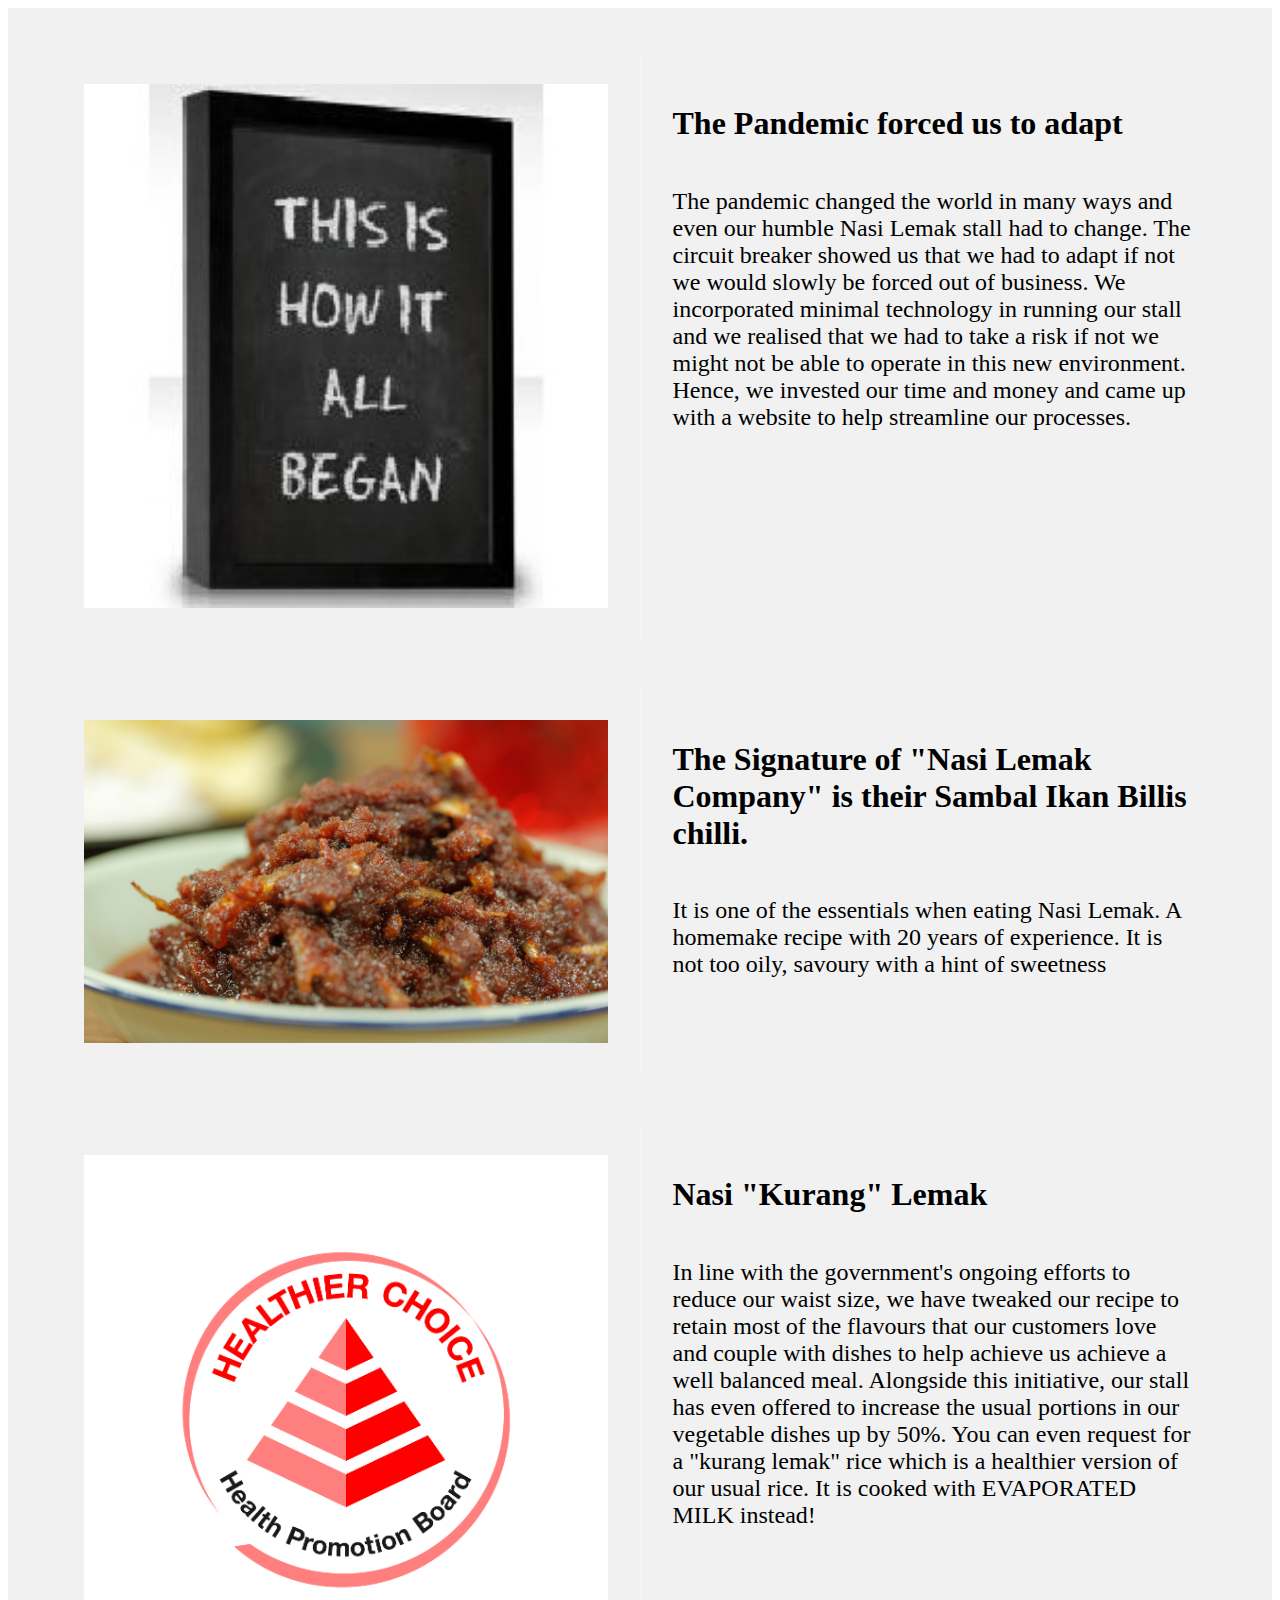
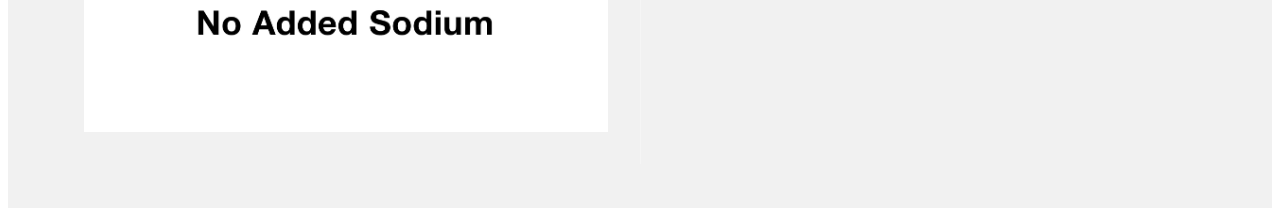
<file: homepage/content.html>
<!DOCTYPE html>
<html lang="en">

<head>
    <meta charset="UTF-8">
    <meta http-equiv="X-UA-Compatible" content="IE=edge">
    <meta name="viewport" content="width=device-width, initial-scale=1.0">
    <link href="/css/content.css" rel="stylesheet" type="text/css" />
    <title>Content</title>
</head>

<body>
    <div class="container mt-3">

        <div class="flex-content" id="content">
            <div class="media-container main-content"><img src="/images/content1.jpg"></div>
            <div class="supporting-content">
                <h1> The Pandemic forced us to adapt </h1>
                <p class ="content-text">The pandemic changed the world in many ways and even our humble Nasi Lemak stall had to change. The circuit breaker showed us that we had to adapt if not we would slowly be forced out of business. We incorporated minimal technology in running our stall and we realised that we had to take a risk if not we might not be able to operate in this new environment. Hence, we invested our time and money and came up with a website to help streamline our processes.  </p>

            </div>
            
            
        </div>
        
        <div class="flex-content" id="content">
            <div class="media-container main-content"><img src="/images/SambalIkanBilis.jpg"></div>
            <div class="supporting-content">
                <h1>The Signature of "Nasi Lemak Company" is their Sambal Ikan Billis chilli. </h1>
                <p class ="content-text">It is one of the essentials when eating Nasi Lemak. A homemake recipe with 20 years of
                    experience. It is not too oily, savoury with a hint of sweetness </p>

            </div>
            
            
        </div>
        <div class="flex-content" id="content">
            <div class="media-container main-content"><img src="/images/content2.jpg"></div>
            <div class="supporting-content">
                <h1> Nasi "Kurang" Lemak </h1>
                <p class ="content-text">In line with the government's ongoing efforts to reduce our waist size, we have tweaked our recipe to retain most of the flavours that our customers love and couple with dishes to help achieve us achieve a well balanced meal. Alongside this initiative, our stall has even offered to increase the usual portions in our vegetable dishes up by 50%. You can even request for a "kurang lemak" rice which is a healthier version of our usual rice. It is cooked with EVAPORATED MILK instead!  </p>

            </div>
            
            
        </div>
        
    </div>




</body>

</html>
</file>
<file: css/content.css>
/* Content Page */


  
  .media-container img
  {
    display: block;
    width : 100%;
    object-fit: cover;
    
  }

   .flex-content {
    display: flex;
    padding: 1.5rem;
  }
  
  .flex-content .main-content {
    width: 50%;
    padding: 2rem;
    border-right: 1px solid rgb(245, 245, 245);
    
    
  }
  
  .flex-content .supporting-content {
    display: flex;
    flex-direction: column;
    width: 50%;
    padding: 2rem ;
    
  }
  
  @media only screen and (max-width: 770px) { 
    #content {
      flex-direction: column;
      padding: 0;
    }
  
    #content .main-content {
      width: auto;
      padding: 0;
    }
  
    #content .supporting-content {
      width: auto;
      padding: 2rem 1rem;
    }
  }
  /* BELOW FOR LOGIN PAGE */
  /* Style all input fields */
  input {
    width: 100%;
    padding: 12px;
    border: 1px solid #ccc;
    border-radius: 4px;
    box-sizing: border-box;
    margin-top: 6px;
    margin-bottom: 16px;
}

/* Style the submit button */
input[type=submit] {
    background-color: #04AA6D;
    color: white;
}

/* Style the container for inputs */
.container {
    background-color: #f1f1f1;
    padding: 20px;
}

/* The message box is shown when the user clicks on the password field */
#message {
    display: none;
    background: #f1f1f1;
    color: #000;
    position: relative;
    padding: 20px;
    margin-top: 10px;
}

#message p {
    padding: 10px 35px;
    font-size: 16px;
}

/* Add a green text color and a checkmark when the requirements are right */
.valid {
    color: green;
}

.valid:before {
    position: relative;
    left: -35px;
    content: "✔";
}

/* Add a red text color and an "x" when the requirements are wrong */
.invalid {
    color: red;
}

.invalid:before {
    position: relative;
    left: -35px;
    content: "✖";
}

.carousel {
  width: 100%;
  height: 700px;
}
.content-text {
  font-size: 1.5rem
  }
</file>
